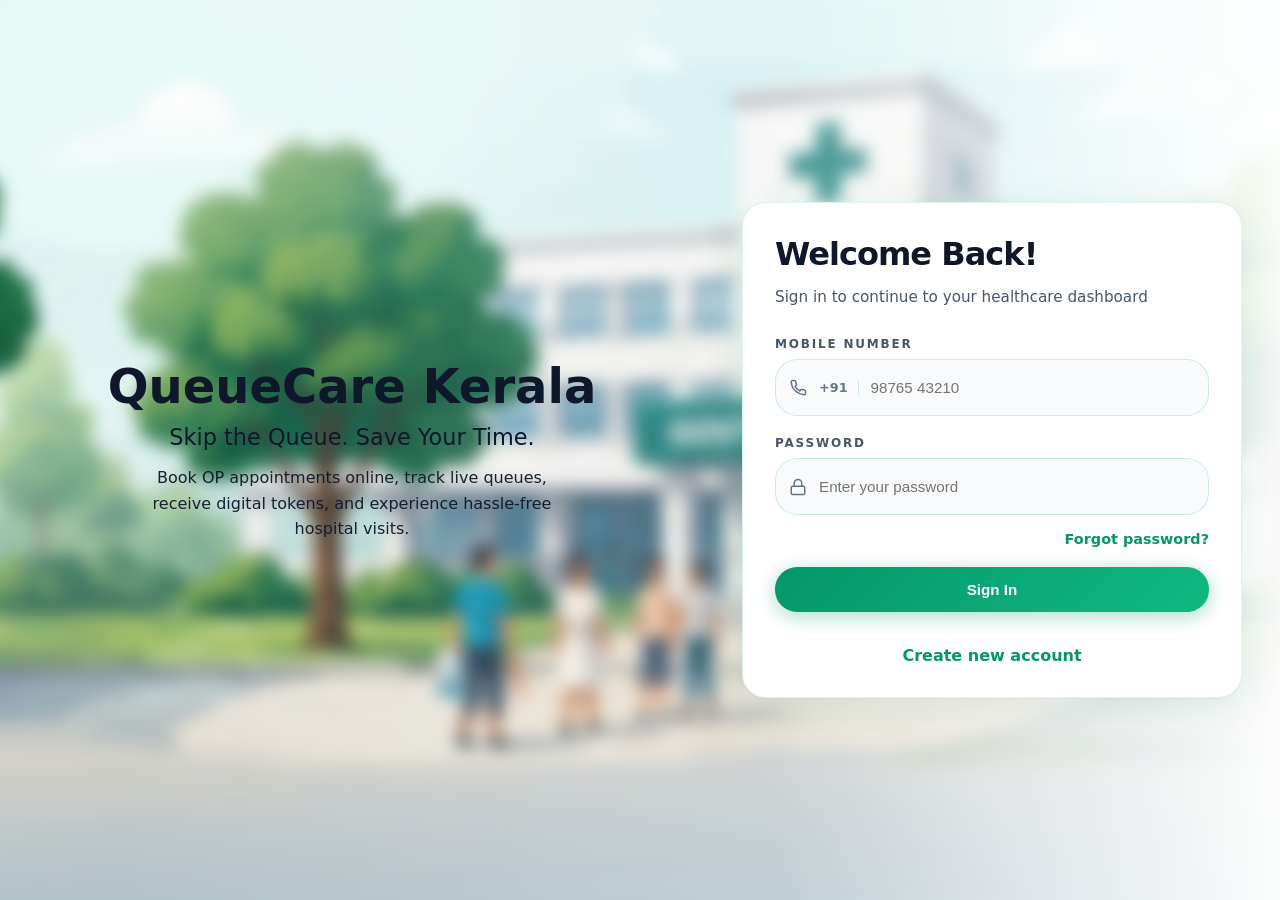
<file: index.html>
<!DOCTYPE html>
<html lang="en">
  <head>
    <meta charset="UTF-8" />
    <meta name="viewport" content="width=device-width, initial-scale=1.0" />
    <title>QCare Kerala - Auth Portal</title>
    <script defer src="index.js"></script>
    <meta
      name="description"
      content="Securely access healthcare services with a professional login portal designed for QCare Kerala."
    />
    <meta name="robots" content="noindex, nofollow" />
    <style>
      :root {
        color-scheme: light;
        font-family: 'DM Sans', system-ui, -apple-system, BlinkMacSystemFont, 'Segoe UI', sans-serif;
      }

      * {
        box-sizing: border-box;
      }

      html, body {
        margin: 0;
        min-height: 100vh;
      }

      body {
        display: flex;
        align-items: stretch;
        justify-content: center;
      }

      .page {
        position: relative;
        display: flex;
        width: 100%;
        min-height: 100vh;
        overflow: hidden;
      }

      .page::before {
        content: "";
        position: absolute;
        inset: 0;
        background: linear-gradient(
            to right,
            transparent 10%,
            rgba(255, 255, 255, 0.2) 60%,
            rgba(255, 255, 255, 0.5) 75%,
            rgba(255, 255, 255, 0.8) 90%,
            #fff 100%
          ),
          url("assets/images/LOGIN_BACK.png") center/cover no-repeat;
        filter: blur(8px);
        transform: scale(1.05);
        z-index: 1;
      }

      /* Left Side Branding Panel */
      .panel-left {
        position: relative;
        width: 55%;
        padding: 40px;
        color: #0f172a;
        display: flex;
        flex-direction: column;
        justify-content: center;
        align-items: center;
        text-align: center;
        z-index: 10;
      }

      .panel-left h1 {
        font-size: 3rem;
        font-weight: 700;
        margin: 0 0 10px;
      }

      .panel-left h3 {
        font-size: 1.4rem;
        font-weight: 500;
        margin: 0 0 15px;
      }

      .panel-left p {
        font-size: 1rem;
        max-width: 420px;
        line-height: 1.6;
        opacity: 0.95;
        margin: 0;
      }

      /* Right Side Form Panel */
      .panel-right {
        flex: 1;
        position: relative;
        display: flex;
        align-items: center;
        justify-content: center;
        padding: 32px;
        z-index: 10;
      }

      .auth-stack {
        width: 100%;
        max-width: 500px;
        display: flex;
        justify-content: center;
      }

      .card {
        width: 100%;
        background-color: white;
        backdrop-filter: blur(24px);
        border-radius: 24px;
        border: 1px solid rgba(16, 185, 129, 0.15);
        box-shadow: 0 8px 40px rgba(5, 150, 105, 0.1), 0 1px 3px rgba(0, 0, 0, 0.04);
        padding: 32px;
      }

      .mobile-brand {
        display: none;
        gap: 12px;
        align-items: center;
        margin-bottom: 28px;
      }

      .mobile-brand .brand-mark {
        width: 36px;
        height: 36px;
        border-radius: 12px;
        background: #059669;
        color: white;
        display: grid;
        place-items: center;
      }

      .mobile-brand .brand-title {
        font-size: 1.25rem;
        font-weight: 700;
      }

      .card-header {
        margin: 0;
        font-size: 2rem;
        font-weight: 800;
        color: #0f172a;
        letter-spacing: -0.03em;
      }

      .card-subtitle {
        margin: 12px 0 28px;
        color: #475569;
        font-size: 0.95rem;
        line-height: 1.6;
      }

      .field-group {
        display: grid;
        gap: 20px;
      }

      .field {
        display: flex;
        flex-direction: column;
        gap: 8px;
      }

      .field label {
        font-size: 0.75rem;
        letter-spacing: 0.15em;
        text-transform: uppercase;
        color: #475569;
        font-weight: 700;
      }

      .input-wrap {
        display: flex;
        align-items: center;
        gap: 12px;
        border-radius: 22px;
        background: #f9fafb;
        border: 1.5px solid rgba(16, 185, 129, 0.2);
        padding: 9px 13px;
        transition: border-color 0.2s ease, box-shadow 0.2s ease;
      }

      .input-wrap.focused {
        border-color: #059669;
        box-shadow: 0 0 0 3px rgba(5, 150, 105, 0.08);
      }

      .input-wrap .icon {
        display: inline-flex;
        align-items: center;
        justify-content: center;
        color: #64748b;
      }

      .input-wrap .country-code {
        border-right: 1px solid rgba(16, 185, 129, 0.2);
        padding-right: 10px;
        color: #64748b;
        font-size: 0.8rem;
        font-weight: 600;
      }

      .input-wrap input {
        flex: 1;
        border: none;
        background: transparent;
        outline: none;
        font-size: 0.95rem;
        color: #0f172a;
        padding: 10px 0;
      }

      .input-wrap .toggle-button {
        border: none;
        background: transparent;
        color: #64748b;
        cursor: pointer;
        padding: 0;
        display: inline-flex;
        align-items: center;
      }

      .checkbox-row {
        display: flex;
        align-items: center;
        justify-content: space-between;
        gap: 12px;
      }

      .checkbox-row label {
        display: flex;
        align-items: center;
        gap: 10px;
        cursor: pointer;
        color: #475569;
        font-size: 0.95rem;
      }

      .checkbox-button {
        width: 20px;
        height: 20px;
        border-radius: 6px;
        border: 2px solid rgba(16, 185, 129, 0.4);
        background: transparent;
        display: grid;
        place-items: center;
        padding: 0;
        cursor: pointer;
      }

      .checkbox-button.checked {
        border-color: #059669;
        background: #059669;
      }

      .checkbox-button svg {
        width: 10px;
        height: 8px;
        stroke: white;
        stroke-width: 1.8;
      }

      .primary-button {
        width: 100%;
        border: none;
        border-radius: 22px;
        padding: 14px 18px;
        font-size: 0.95rem;
        font-weight: 700;
        cursor: pointer;
        transition: transform 0.2s ease, box-shadow 0.2s ease;
        display: inline-flex;
        align-items: center;
        justify-content: center;
        gap: 10px;
        background: linear-gradient(135deg, #059669 0%, #10b981 100%);
        color: white;
        box-shadow: 0 4px 20px rgba(5, 150, 105, 0.35);
      }

      .primary-button:hover {
        transform: translateY(-1px);
        box-shadow: 0 6px 28px rgba(5, 150, 105, 0.5);
      }

      .auth-switch {
        display: inline-block;
        margin-top: 14px;
        color: #059669;
        font-weight: 700;
        text-decoration: none;
        text-align: center;
      }

      .auth-switch:hover {
        text-decoration: underline;
      }

      .signin-aux {
        display: flex;
        justify-content: flex-end;
        margin-top: -4px;
      }

      .forgot-link {
        color: #059669;
        font-weight: 600;
        text-decoration: none;
        font-size: 0.9rem;
      }

      .forgot-link:hover {
        text-decoration: underline;
      }

      .hidden {
        display: none !important;
      }

      /* Responsive Styles */
      @media (max-width: 1024px) {
        .panel-left {
          display: none;
        }

        .panel-right {
          padding: 24px;
        }

        .mobile-brand {
          display: flex;
        }
      }

      @media (max-width: 640px) {
        .page {
          flex-direction: column;
        }

        .panel-right {
          min-height: 100vh;
          padding: 20px;
        }

        .card {
          border-radius: 22px;
          padding: 28px 22px;
        }
      }
    </style>
  </head>

  <body>
    <div class="page">
      <!-- Left Branding Panel -->
      <section class="panel-left">
        <h1>QueueCare Kerala</h1>
        <h3>Skip the Queue. Save Your Time.</h3>
        <p>
          Book OP appointments online, track live queues, receive digital tokens, and experience hassle-free hospital visits.
        </p>
      </section>

      <!-- Right Authentication Panel -->
      <section class="panel-right">
        <div class="auth-stack">
          <!-- Sign In Card -->
          <div class="card" id="signinFormCard">
            <div class="mobile-brand">
              <div class="brand-mark">
                <svg viewBox="0 0 24 24" width="20" height="20" fill="currentColor">
                  <path d="M12 2a5 5 0 1 0 5 5 5 5 0 0 0-5-5zm0 8a3 3 0 1 1 3-3 3 3 0 0 1-3 3zm9 11v-1a7 7 0 0 0-7-7h-4a7 7 0 0 0-7 7v1h2v-1a5 5 0 0 1 5-5h4a5 5 0 0 1 5 5v1z"/>
                </svg>
              </div>
              <div class="brand-title">QCare Kerala</div>
            </div>

            <h1 class="card-header">Welcome Back!</h1>
            <p class="card-subtitle">Sign in to continue to your healthcare dashboard</p>

            <form class="field-group" id="signinForm" novalidate>
              <div class="field">
                <label for="signinMobile">Mobile Number</label>
                <div class="input-wrap">
                  <span class="icon" aria-hidden="true">
                    <svg viewBox="0 0 24 24" width="18" height="18" fill="none" stroke="currentColor" stroke-width="2" stroke-linecap="round" stroke-linejoin="round">
                      <path d="M22 16.92V19a2 2 0 0 1-2.18 2 19.86 19.86 0 0 1-8.63-3.07 19.5 19.5 0 0 1-6-6A19.86 19.86 0 0 1 3 4.18 2 2 0 0 1 5 2h2.09a2 2 0 0 1 2 1.72 12.44 12.44 0 0 0 .7 2.81 2 2 0 0 1-.45 2L8.09 9.91a16 16 0 0 0 6 6l1.38-1.38a2 2 0 0 1 2-.45 12.44 12.44 0 0 0 2.81.7A2 2 0 0 1 22 16.92z" />
                    </svg>
                  </span>
                  <span class="country-code">+91</span>
                  <input id="signinMobile" name="Phone" type="tel" maxlength="10" placeholder="98765 43210" />
                </div>
              </div>

              <div class="field">
                <label for="signinPassword">Password</label>
                <div class="input-wrap">
                  <span class="icon" aria-hidden="true">
                    <svg viewBox="0 0 24 24" width="18" height="18" fill="none" stroke="currentColor" stroke-width="2" stroke-linecap="round" stroke-linejoin="round">
                      <rect x="3" y="11" width="18" height="11" rx="2" />
                      <path d="M7 11V7a5 5 0 0 1 10 0v4" />
                    </svg>
                  </span>
                  <input id="signinPassword" type="password" name="Password" placeholder="Enter your password" />
                </div>
              </div>

              <div class="signin-aux">
                <a href="#forgotPassword" class="forgot-link">Forgot password?</a>
              </div>

              <button type="submit"  class="primary-button">Sign In</button>
              <a href="#registerFormCard" class="auth-switch" data-target="register">Create new account</a>
            </form>
          </div>

          <!-- Register Card -->
          <div class="card hidden" id="registerFormCard">
            <h1 class="card-header">Welcome to QCare</h1>
            <p class="card-subtitle">Create a new account to get started with QCare Kerala</p>

            <form class="field-group" id="registerForm" novalidate>
              <div class="field">
                <label for="nameInput">Full Name</label>
                <div class="input-wrap">
                  <span class="icon" aria-hidden="true">
                    <svg viewBox="0 0 24 24" width="18" height="18" fill="none" stroke="currentColor" stroke-width="2" stroke-linecap="round" stroke-linejoin="round">
                      <path d="M20 21v-2a4 4 0 0 0-4-4H8a4 4 0 0 0-4 4v2" />
                      <circle cx="12" cy="7" r="4" />
                    </svg>
                  </span>
                  <input id="nameInput" type="text" name="Name" placeholder="Enter your full name" />
                </div>
              </div>

              <div class="field">
                <label for="mobileInput">Mobile Number</label>
                <div class="input-wrap">
                  <span class="icon" aria-hidden="true">
                    <svg viewBox="0 0 24 24" width="18" height="18" fill="none" stroke="currentColor" stroke-width="2" stroke-linecap="round" stroke-linejoin="round">
                      <path d="M22 16.92V19a2 2 0 0 1-2.18 2 19.86 19.86 0 0 1-8.63-3.07 19.5 19.5 0 0 1-6-6A19.86 19.86 0 0 1 3 4.18 2 2 0 0 1 5 2h2.09a2 2 0 0 1 2 1.72 12.44 12.44 0 0 0 .7 2.81 2 2 0 0 1-.45 2L8.09 9.91a16 16 0 0 0 6 6l1.38-1.38a2 2 0 0 1 2-.45 12.44 12.44 0 0 0 2.81.7A2 2 0 0 1 22 16.92z" />
                    </svg>
                  </span>
                  <span class="country-code">+91</span>
                  <input id="mobileInput" type="tel" name="Phone" maxlength="10" placeholder="98765 43210" />
                </div>
              </div>

              <div class="field">
                <label for="passwordInput">Password</label>
                <div class="input-wrap">
                  <span class="icon" aria-hidden="true">
                    <svg viewBox="0 0 24 24" width="18" height="18" fill="none" stroke="currentColor" stroke-width="2" stroke-linecap="round" stroke-linejoin="round">
                      <rect x="3" y="11" width="18" height="11" rx="2" />
                      <path d="M7 11V7a5 5 0 0 1 10 0v4" />
                    </svg>
                  </span>
                  <input id="passwordInput" type="password" name="Password" placeholder="Enter your password" />
                  <button type="button" class="toggle-button" id="passwordToggle" aria-label="Show password">
                    <svg id="eyeIcon" viewBox="0 0 24 24" width="18" height="18" fill="none" stroke="currentColor" stroke-width="2" stroke-linecap="round" stroke-linejoin="round">
                      <path d="M1 12S5 4 12 4s11 8 11 8-4 8-11 8S1 12 1 12z" />
                      <circle cx="12" cy="12" r="3" />
                    </svg>
                  </button>
                </div>
              </div>

              <div class="field">
                <label for="confirmPasswordInput">Confirm Password</label>
                <div class="input-wrap">
                  <span class="icon" aria-hidden="true">
                    <svg viewBox="0 0 24 24" width="18" height="18" fill="none" stroke="currentColor" stroke-width="2" stroke-linecap="round" stroke-linejoin="round">
                      <rect x="3" y="11" width="18" height="11" rx="2" />
                      <path d="M7 11V7a5 5 0 0 1 10 0v4" />
                    </svg>
                  </span>
                  <input id="confirmPasswordInput" type="password" placeholder="Re-enter your password" />
                </div>
              </div>

              <div class="checkbox-row">
                <label>
                  <button type="button" class="checkbox-button" id="termsButton" aria-pressed="false">
                    <svg viewBox="0 0 10 8" fill="none" xmlns="http://www.w3.org/2000/svg" class="checkmark hidden">
                      <path d="M1 4L3.5 6.5L9 1" stroke="currentColor" stroke-linecap="round" stroke-linejoin="round" />
                    </svg>
                  </button>
                  I agree to the terms
                </label>
              </div>

              <button type="submit" class="primary-button">
                Register
                <svg viewBox="0 0 24 24" width="16" height="16" fill="none" stroke="currentColor" stroke-width="2" stroke-linecap="round" stroke-linejoin="round">
                  <path d="M5 12h14" />
                  <path d="M13 6l6 6-6 6" />
                </svg>
              </button>
              <a href="#signinFormCard" class="auth-switch" data-target="signin">Already have an account</a>
            </form>
          </div>
        </div>
      </section>
    </div>
  </body>
</html>
</file>
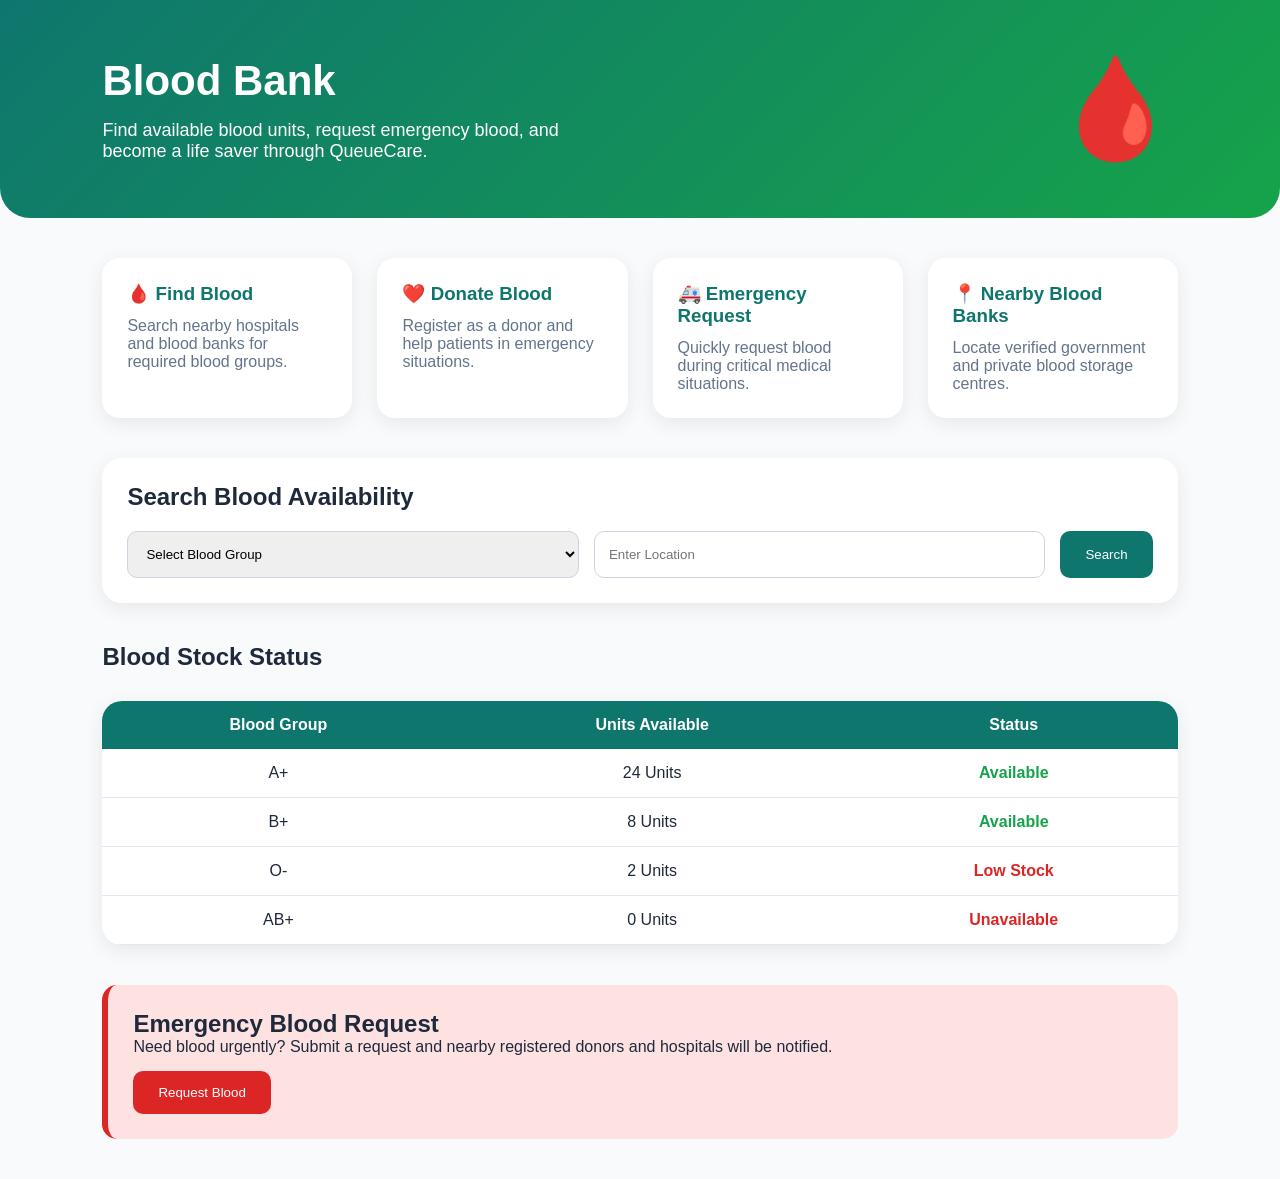
<file: bloodBank.html>
<!DOCTYPE html>
<html lang="en">
<head>
<meta charset="UTF-8">
<meta name="viewport" content="width=device-width, initial-scale=1.0">
<title>QueueCare | Blood Bank</title>

<style>
*{
    margin:0;
    padding:0;
    box-sizing:border-box;
    font-family:"Segoe UI",sans-serif;
}

body{
    background:#F8FAFC;
    color:#1e293b;
}


/* Hero */
.blood-hero{
    background:linear-gradient(135deg,#0f766e,#16a34a);
    padding:50px 8%;
    color:white;
    display:flex;
    justify-content:space-between;
    align-items:center;
    border-radius:0 0 30px 30px;
}

.blood-hero h1{
    font-size:42px;
    margin-bottom:15px;
}

.blood-hero p{
    font-size:18px;
    max-width:500px;
}

.blood-icon{
    font-size:100px;
}


/* Container */

.container{
    padding:40px 8%;
}


/* Cards */

.cards{
    display:grid;
    grid-template-columns:repeat(auto-fit,minmax(250px,1fr));
    gap:25px;
}


.card{
    background:white;
    padding:25px;
    border-radius:18px;
    box-shadow:0 5px 20px rgba(0,0,0,.08);
}


.card h3{
    color:#0f766e;
    margin-bottom:12px;
}

.card p{
    color:#64748b;
}


/* Search */

.search-box{
    margin:40px 0;
    background:white;
    padding:25px;
    border-radius:20px;
    box-shadow:0 5px 20px rgba(0,0,0,.08);
}


.search-box h2{
    margin-bottom:20px;
}


.inputs{
    display:flex;
    gap:15px;
    flex-wrap:wrap;
}


select,input{
    padding:14px;
    border:1px solid #cbd5e1;
    border-radius:10px;
    flex:1;
    min-width:200px;
}


button{
    background:#0f766e;
    color:white;
    border:none;
    padding:14px 25px;
    border-radius:10px;
    cursor:pointer;
}


button:hover{
    background:#115e59;
}


/* Blood Availability */

.blood-table{
    margin-top:30px;
    background:white;
    border-radius:20px;
    overflow:hidden;
    box-shadow:0 5px 20px rgba(0,0,0,.08);
}


table{
    width:100%;
    border-collapse:collapse;
}


th{
    background:#0f766e;
    color:white;
    padding:15px;
}


td{
    padding:15px;
    text-align:center;
    border-bottom:1px solid #e2e8f0;
}


.available{
    color:#16a34a;
    font-weight:bold;
}


.low{
    color:#dc2626;
    font-weight:bold;
}


/* Emergency */

.emergency{
    margin-top:40px;
    background:#fee2e2;
    border-left:6px solid #dc2626;
    padding:25px;
    border-radius:15px;
}


.emergency button{
    background:#dc2626;
    margin-top:15px;
}


@media(max-width:700px){

.blood-hero{
    flex-direction:column;
    text-align:center;
}

.blood-hero h1{
    font-size:32px;
}

}
</style>

</head>

<body>


<section class="blood-hero">

<div>
<h1>Blood Bank</h1>
<p>
Find available blood units, request emergency blood,
and become a life saver through QueueCare.
</p>
</div>

<div class="blood-icon">
🩸
</div>

</section>



<div class="container">


<div class="cards">

<div class="card">
<h3>🩸 Find Blood</h3>
<p>
Search nearby hospitals and blood banks
for required blood groups.
</p>
</div>


<div class="card">
<h3>❤️ Donate Blood</h3>
<p>
Register as a donor and help patients
in emergency situations.
</p>
</div>


<div class="card">
<h3>🚑 Emergency Request</h3>
<p>
Quickly request blood during critical
medical situations.
</p>
</div>


<div class="card">
<h3>📍 Nearby Blood Banks</h3>
<p>
Locate verified government and private
blood storage centres.
</p>
</div>

</div>



<div class="search-box">

<h2>Search Blood Availability</h2>

<div class="inputs">

<select>
<option>Select Blood Group</option>
<option>A+</option>
<option>A-</option>
<option>B+</option>
<option>B-</option>
<option>AB+</option>
<option>AB-</option>
<option>O+</option>
<option>O-</option>
</select>


<input placeholder="Enter Location">


<button>
Search
</button>

</div>

</div>



<h2>Blood Stock Status</h2>


<div class="blood-table">

<table>

<tr>
<th>Blood Group</th>
<th>Units Available</th>
<th>Status</th>
</tr>


<tr>
<td>A+</td>
<td>24 Units</td>
<td class="available">Available</td>
</tr>


<tr>
<td>B+</td>
<td>8 Units</td>
<td class="available">Available</td>
</tr>


<tr>
<td>O-</td>
<td>2 Units</td>
<td class="low">Low Stock</td>
</tr>


<tr>
<td>AB+</td>
<td>0 Units</td>
<td class="low">Unavailable</td>
</tr>


</table>

</div>



<div class="emergency">

<h2>Emergency Blood Request</h2>

<p>
Need blood urgently? Submit a request and nearby
registered donors and hospitals will be notified.
</p>

<button>
Request Blood
</button>

</div>


</div>


</body>
</html>
</file>
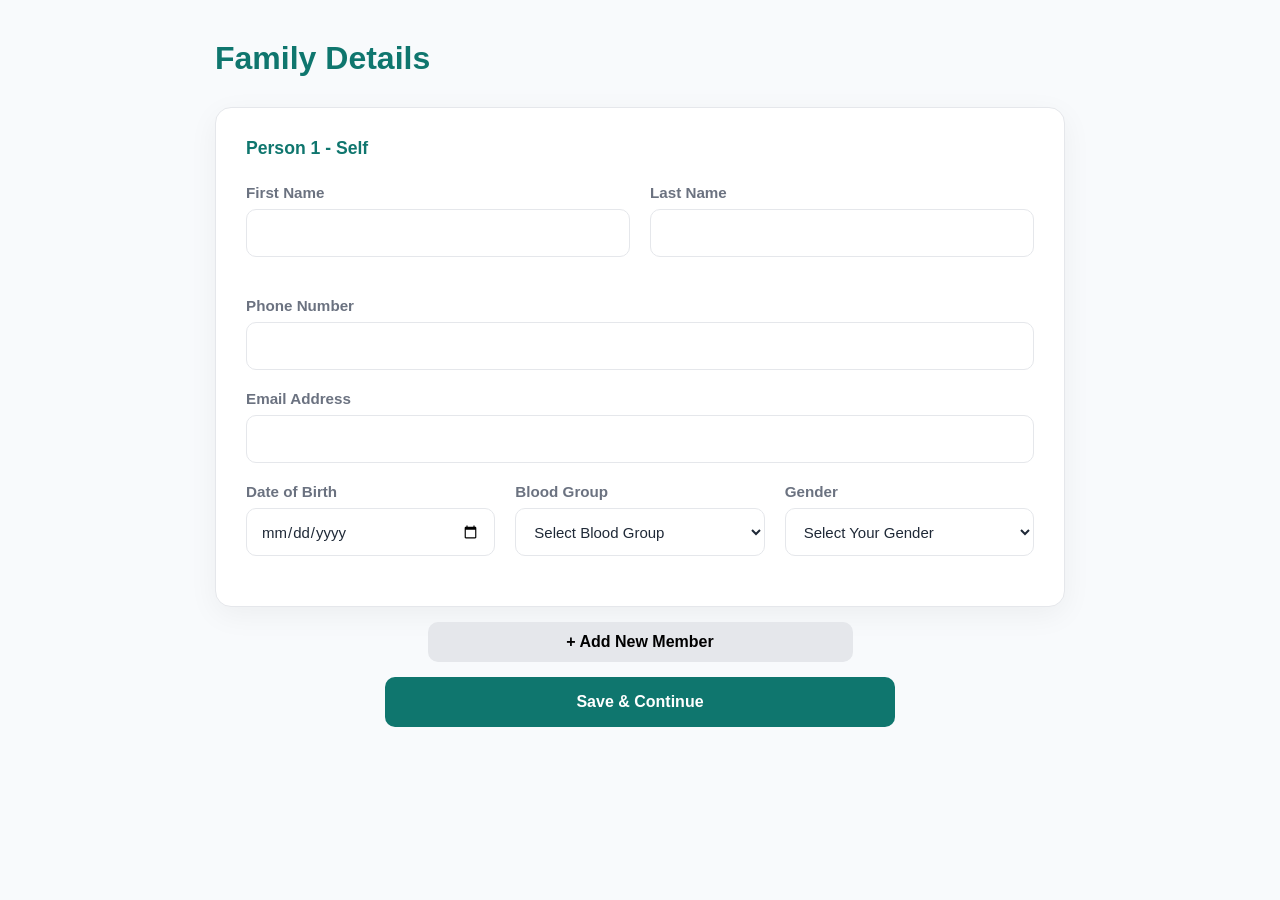
<file: family.html>
<!doctype html>
<html lang="en">
  <head>
    <meta charset="UTF-8" />
    <meta name="viewport" content="width=device-width, initial-scale=1.0" />
    <title>QueueCare | Family Details</title>
    <style>
      :root {
        color-scheme: light;

        --primary: #0f766e;
        --primary-dark: #0d6b64;
        --primary-light: #14b8a6;
        --secondary: #16a34a;
        --accent: #2563eb;

        --background: #f8fafc;
        --card: #ffffff;
        --text: #1f2937;
        --muted: #6b7280;
        --border: #e5e7eb;
      }

      * {
        margin: 0;
        padding: 0;
        box-sizing: border-box;
        font-family: "Segoe UI", sans-serif;
      }

      body {
        background: var(--background);
        color: var(--text);
        padding: 40px 20px;
      }

      main {
        max-width: 850px;
        margin: auto;
      }

      h1 {
        color: var(--primary);
        margin-bottom: 30px;
        font-size: 2rem;
      }

      form {
        background: var(--card);
        border: 1px solid var(--border);
        border-radius: 16px;
        padding: 30px;
        box-shadow: 0 8px 30px rgba(0, 0, 0, 0.05);
      }

      form span {
        display: inline-block;
        margin-bottom: 25px;
        font-size: 1.1rem;
        font-weight: 600;
        color: var(--primary);
      }

      #row {
        display: flex;
        gap: 20px;
        margin-bottom: 20px;
      }

      .field,
      #dob,
      #blood,
      #gender {
        flex: 1;
        display: flex;
        flex-direction: column;
      }

      .field {
        margin-bottom: 20px;
      }

      label {
        margin-bottom: 8px;
        font-size: 0.95rem;
        font-weight: 600;
        color: var(--muted);
      }

      input,
      select {
        width: 100%;
        height: 48px;
        padding: 0 14px;
        border: 1px solid var(--border);
        border-radius: 10px;
        background: #fff;
        font-size: 15px;
        color: var(--text);
        transition: 0.25s;
      }

      input:focus,
      select:focus {
        outline: none;
        border-color: var(--primary);
        box-shadow: 0 0 0 4px rgba(15, 118, 110, 0.15);
      }

      input::placeholder {
        color: #9ca3af;
      }

      button {
        margin-top: 15px;
        width: 60%;
        height: 50px;
        border: none;
        border-radius: 10px;
        background: var(--primary);
        color: white;
        font-size: 16px;
        font-weight: 600;
        cursor: pointer;
        transition: 0.25s;
      }
      .secondaryBtn{
        width:50%;
        height:40px;
        background:var(--border);
        color:black;
      }
      .secondaryBtn:hover{
        background: var(--card);
      }

      button:hover {
        background: var(--primary-dark);
      }

      button:active {
        transform: scale(0.98);
      }
      .buttonGroup{
        display: flex;
        flex-direction: column;
        align-items: center;
      }
      #form_container{
        display: flex;
        flex-direction: column;
        gap:20px;
      }
      #row{
        justify-content: space-between;
      }
      .deleteBtn{
        all:unset;
        display: flex;
        align-items: center;
        justify-content: center;
        color: red;
        background: none !important;
      }
      

      @media (max-width: 768px) {
        body {
          padding: 20px;
        }

        form {
          padding: 20px;
        }

        #row {
          flex-direction: column;
          gap: 16px;
          margin-bottom: 16px;
        }

        .field {
          margin-bottom: 16px;
        }
      }
      
    </style>
    <script defer src="family.js"></script>
  </head>
  <body>
    <main>
      <h1>Family Details</h1>
      <div id="form_container">
      <form action="" id="person1">
        <button style="display: none;" type="button" class="deleteBtn"></button>
        <span>Person 1 - Self</span>
        <div id="row">
          <input type="text" id="Relationship1"  style="display: none;">
          <div id="firstName" class="field">
            <label for="">First Name</label>
            <input type="text" id="FirstNameInput1" required/>
          </div>
          <div id="lastName" class="field">
            <label for="">Last Name</label>
            <input type="text" id="LastNameInput1" required />
          </div>
        </div>
        <div id="phoneNumber" class="field">
          <label for="">Phone Number</label>
          <input type="tel" id="PhoneNumberInput1" required />
        </div>
        <div id="email" class="field">
          <label for="">Email Address</label>
          <input type="email" id="EmailAddress1" required/>
        </div>
        <div id="row">
          <div id="dob">
            <label for="">Date of Birth</label>
            <input type="date" id="DOB1" required/>
          </div>
          <div id="blood">
            <label for="">Blood Group</label>
            <select id="BloodGroup1" name="BloodGroup1" required>
              <option value="" selected disabled>Select Blood Group</option>
              <option value="A+">A+</option>
              <option value="A-">A-</option>
              <option value="B+">B+</option>
              <option value="B-">B-</option>
              <option value="AB+">AB+</option>
              <option value="AB-">AB-</option>
              <option value="O+">O+</option>
              <option value="O-">O-</option>
            </select>
          </div>
          <div id="gender">
            <label for="">Gender</label>
            <select name="" id="GenderInput1" required>
              <option value="" selected disabled>Select Your Gender</option>
              <option value="Male">Male</option>
              <option value="Female">Female</option>
              <option value="Other">Other</option>
            </select>
          </div>
        </div>
      </form>
      </div>
      <div class="buttonGroup">
        <button type="button" class="secondaryBtn">+ Add New Member</button>

        <button type="button" class="primaryBtn" id="submitBtn">Save & Continue</button>
      </div>
    </main>
  </body>
</html>
</file>
